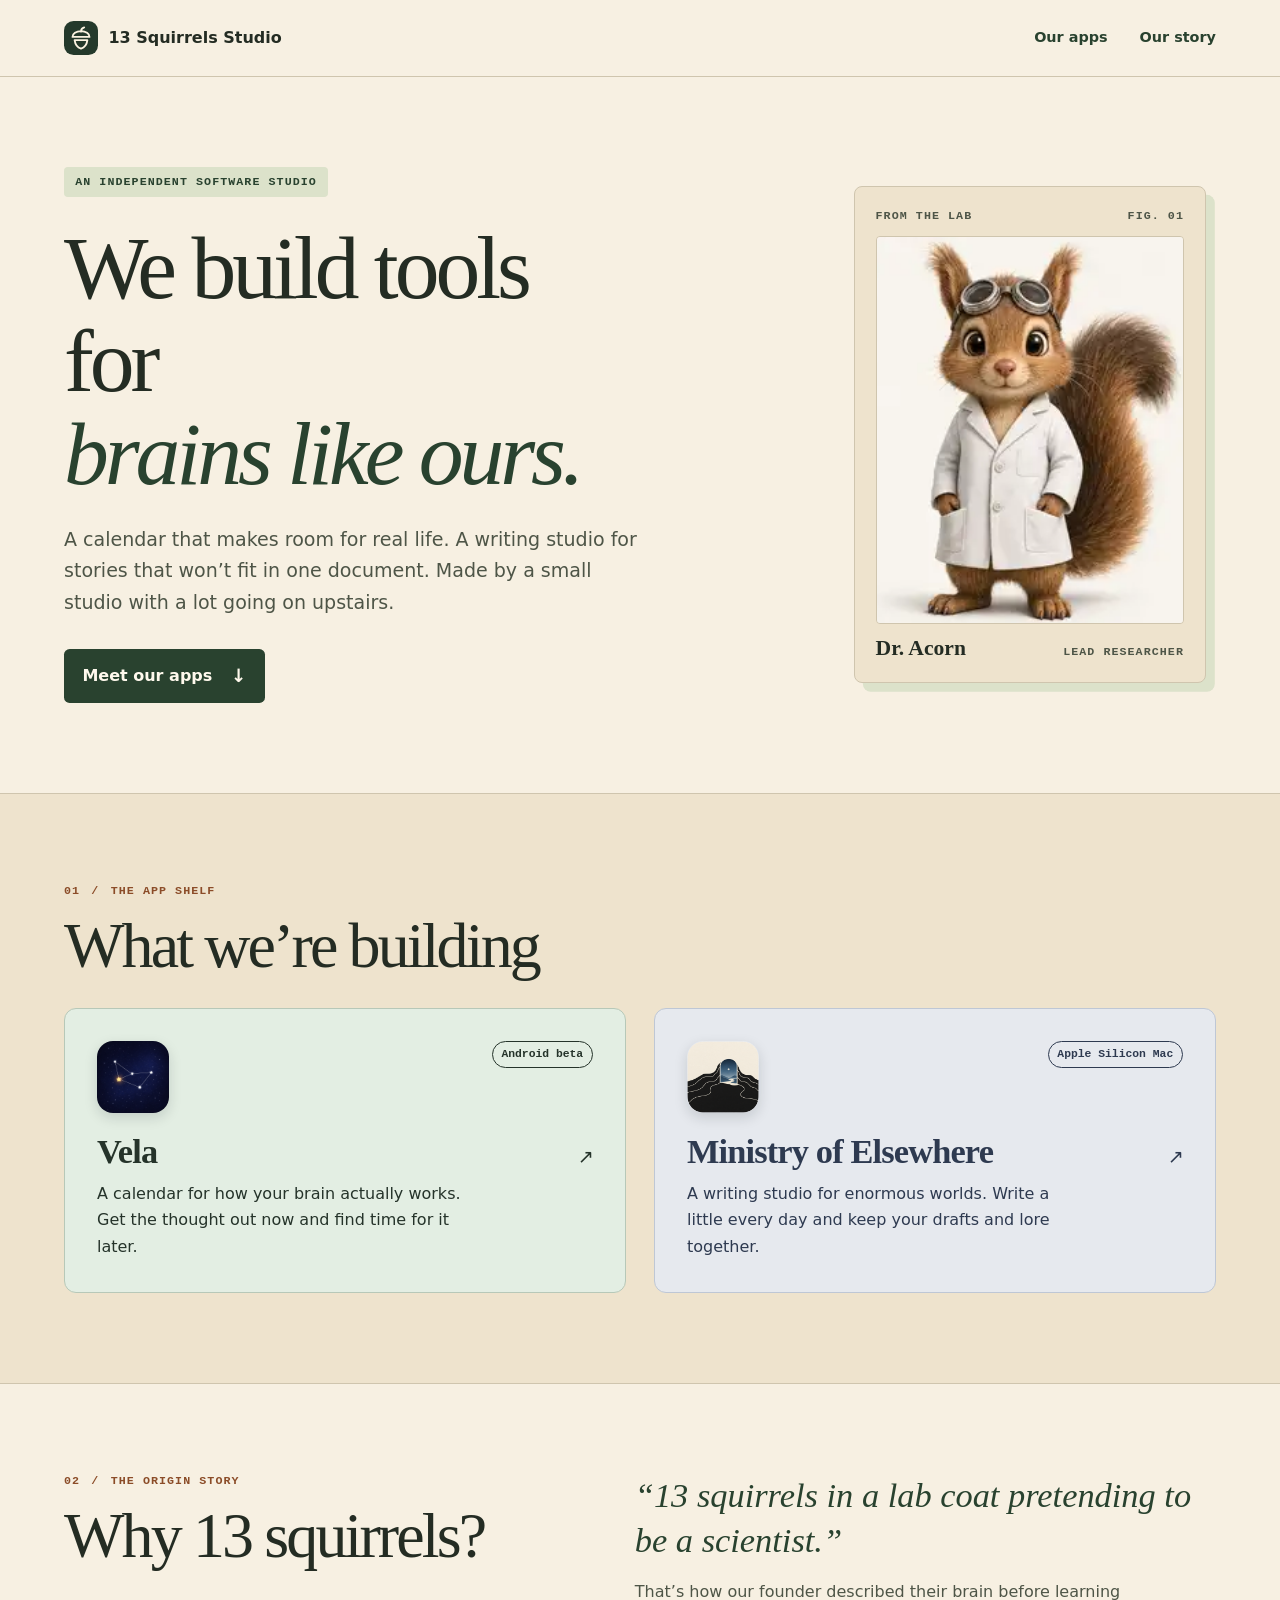
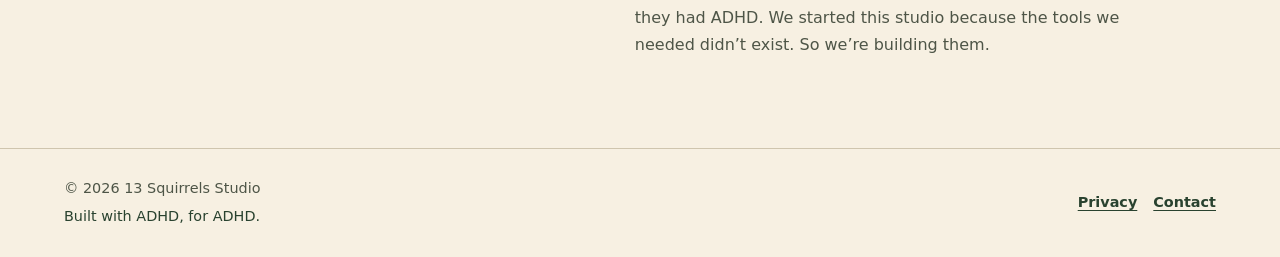
<file: index.html>
<!DOCTYPE html>
<html lang="en">
<head>
  <meta charset="UTF-8">
  <meta name="viewport" content="width=device-width, initial-scale=1.0">
  <meta name="theme-color" content="#f7f0e2">
  <title>13 Squirrels Studio — Tools for brains like ours</title>
  <meta name="description" content="13 Squirrels Studio makes humane tools for daily life and creative work, including Vela and Ministry of Elsewhere.">
  <meta property="og:title" content="13 Squirrels Studio — Tools for brains like ours">
  <meta property="og:description" content="Meet Vela and Ministry of Elsewhere: thoughtful software built for the ways our brains actually work.">
  <meta property="og:type" content="website">
  <meta property="og:url" content="https://13squirrels.netlify.app/">
  <link rel="canonical" href="https://13squirrels.netlify.app/">
  <link rel="icon" href="assets/studio-acorn.svg" type="image/svg+xml">
  <link rel="stylesheet" href="styles.css">
  <script type="application/ld+json">
  {
    "@context": "https://schema.org",
    "@type": "Organization",
    "name": "13 Squirrels Studio",
    "url": "https://13squirrels.netlify.app/",
    "description": "A small software studio building humane tools for daily life and creative work."
  }
  </script>
</head>
<body>
  <a class="skip-link" href="#main">Skip to content</a>
  <header class="site-header">
    <nav class="container site-nav" aria-label="Main navigation">
      <a class="studio-brand" href="./" aria-current="page"><img src="assets/studio-acorn.svg" width="34" height="34" alt=""> 13 Squirrels Studio</a>
      <div class="nav-links">
        <a href="#products">Our apps</a>
        <a href="#about">Our story</a>
      </div>
    </nav>
  </header>

  <main id="main">
    <section class="container studio-hero" aria-labelledby="studio-heading">
      <div>
        <p class="eyebrow hero-label">An independent software studio</p>
        <h1 id="studio-heading">We build tools for <em>brains like ours.</em></h1>
        <p class="hero-copy">A calendar that makes room for real life. A writing studio for stories that won’t fit in one document. Made by a small studio with a lot going on upstairs.</p>
        <a class="studio-button" href="#products">Meet our apps <span aria-hidden="true">↓</span></a>
      </div>
      <figure class="specimen">
        <div class="specimen-heading eyebrow"><span>From the lab</span><span>Fig. 01</span></div>
        <div class="specimen-photo">
          <img src="assets/dr_acorn.webp" alt="Dr. Acorn, a squirrel wearing a lab coat and safety goggles">
        </div>
        <figcaption><strong>Dr. Acorn</strong><span class="eyebrow">Lead researcher</span></figcaption>
      </figure>
    </section>

    <section class="section studio-products" id="products" aria-labelledby="products-heading">
      <div class="container">
        <p class="eyebrow section-label">01 <span> / </span> The app shelf</p>
        <h2 id="products-heading">What we’re building</h2>
        <div class="product-grid">
          <article id="vela" class="product-card product-card-vela">
            <div class="product-top">
              <img src="assets/vela-icon.png" width="72" height="72" alt="">
              <span class="product-status">Android beta</span>
            </div>
            <h3><a href="vela/">Vela<span class="product-arrow" aria-hidden="true">↗</span></a></h3>
            <p>A calendar for how your brain actually works. Get the thought out now and find time for it later.</p>
          </article>
          <article class="product-card product-card-ministry">
            <div class="product-top">
              <img src="assets/ministry-of-elsewhere-icon.png" width="72" height="72" alt="">
              <span class="product-status">Apple Silicon Mac</span>
            </div>
            <h3><a href="ministry-of-elsewhere/">Ministry of Elsewhere<span class="product-arrow" aria-hidden="true">↗</span></a></h3>
            <p>A writing studio for enormous worlds. Write a little every day and keep your drafts and lore together.</p>
          </article>
        </div>
      </div>
    </section>

    <section class="section studio-about" id="about" aria-labelledby="about-heading">
      <div class="container about-layout">
        <div>
          <p class="eyebrow section-label">02 <span> / </span> The origin story</p>
          <h2 id="about-heading">Why 13 squirrels?</h2>
        </div>
        <div class="about-copy">
          <blockquote>“13 squirrels in a lab coat pretending to be a scientist.”</blockquote>
          <p>That’s how our founder described their brain before learning they had ADHD. We started this studio because the tools we needed didn’t exist. So we’re building them.</p>
        </div>
      </div>
    </section>
  </main>

  <footer class="footer studio-footer">
    <div class="container footer-layout">
      <div>
        <p class="footer-copy">© 2026 13 Squirrels Studio</p>
        <p class="footer-tagline">Built with ADHD, for ADHD.</p>
      </div>
      <div class="footer-links">
        <a href="privacy.html">Privacy</a>
        <a href="mailto:hello@13squirrels.com">Contact</a>
      </div>
    </div>
  </footer>
</body>
</html>
</file>
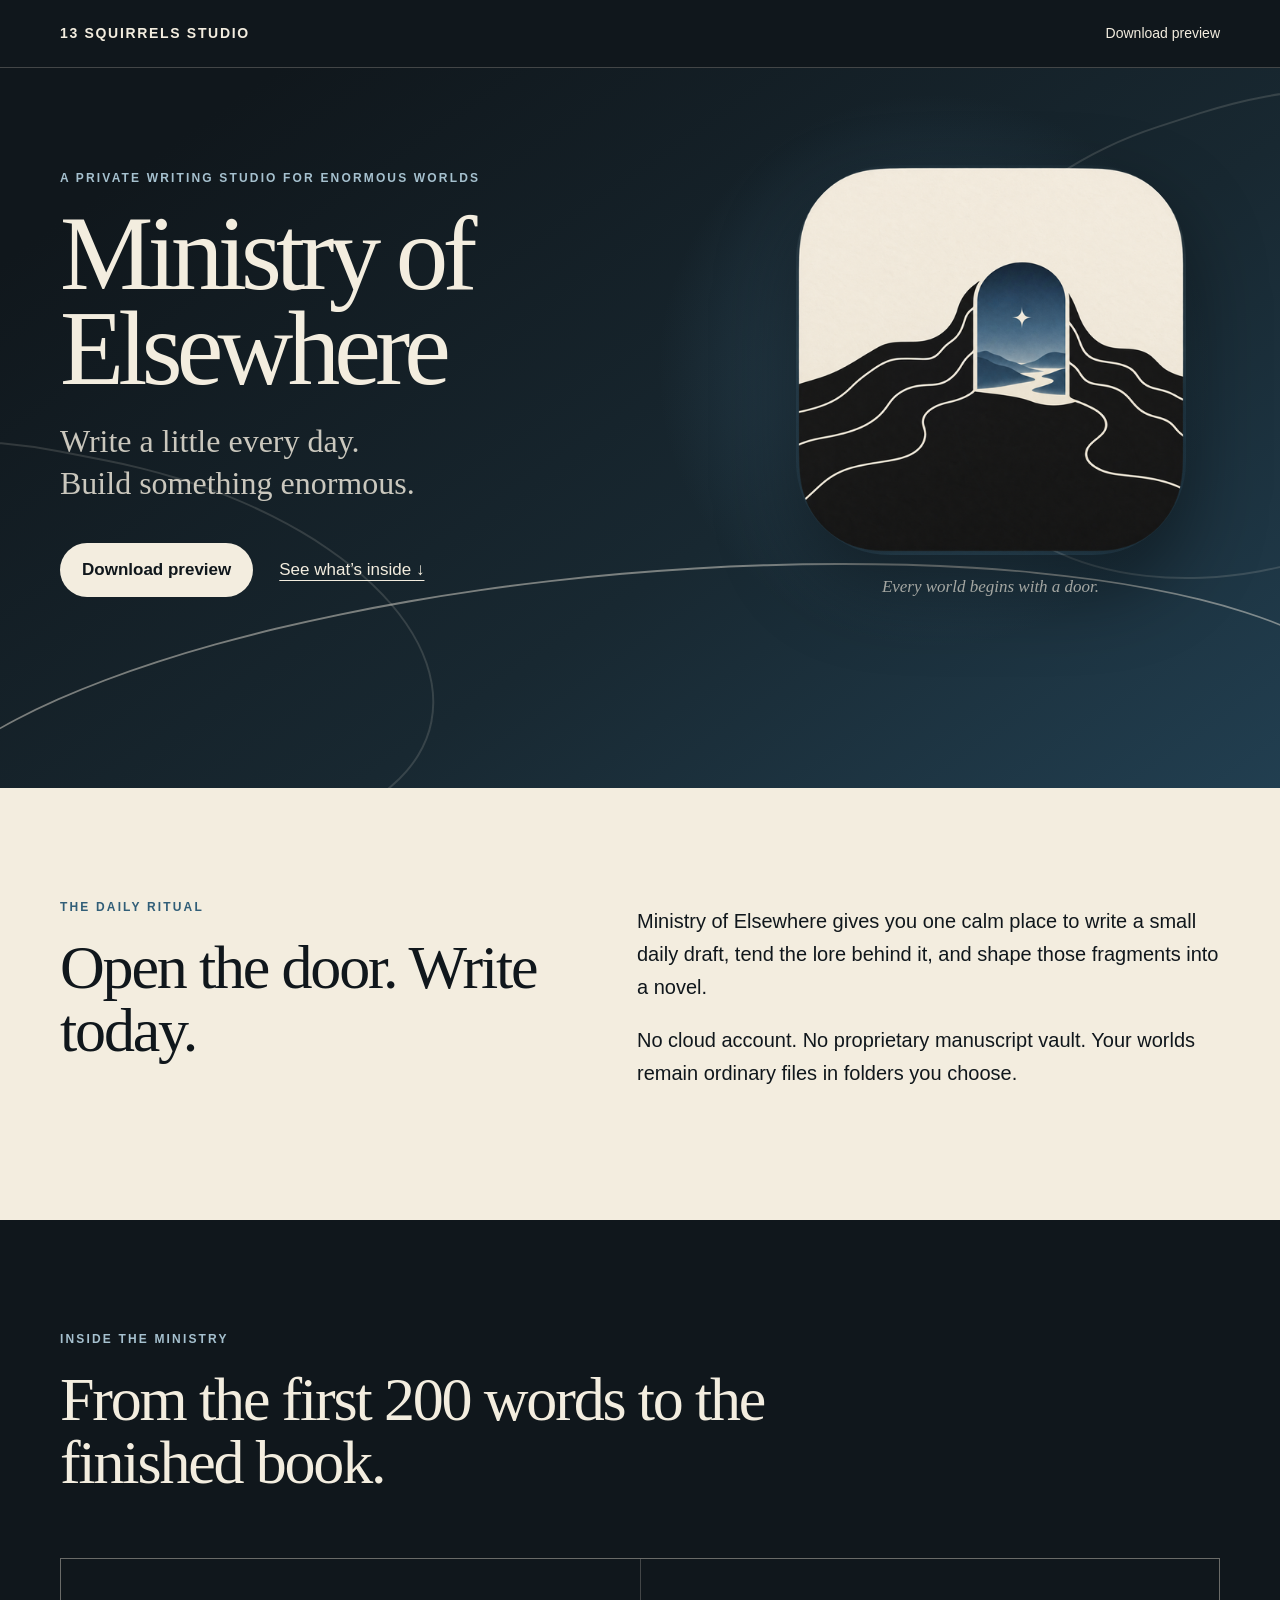
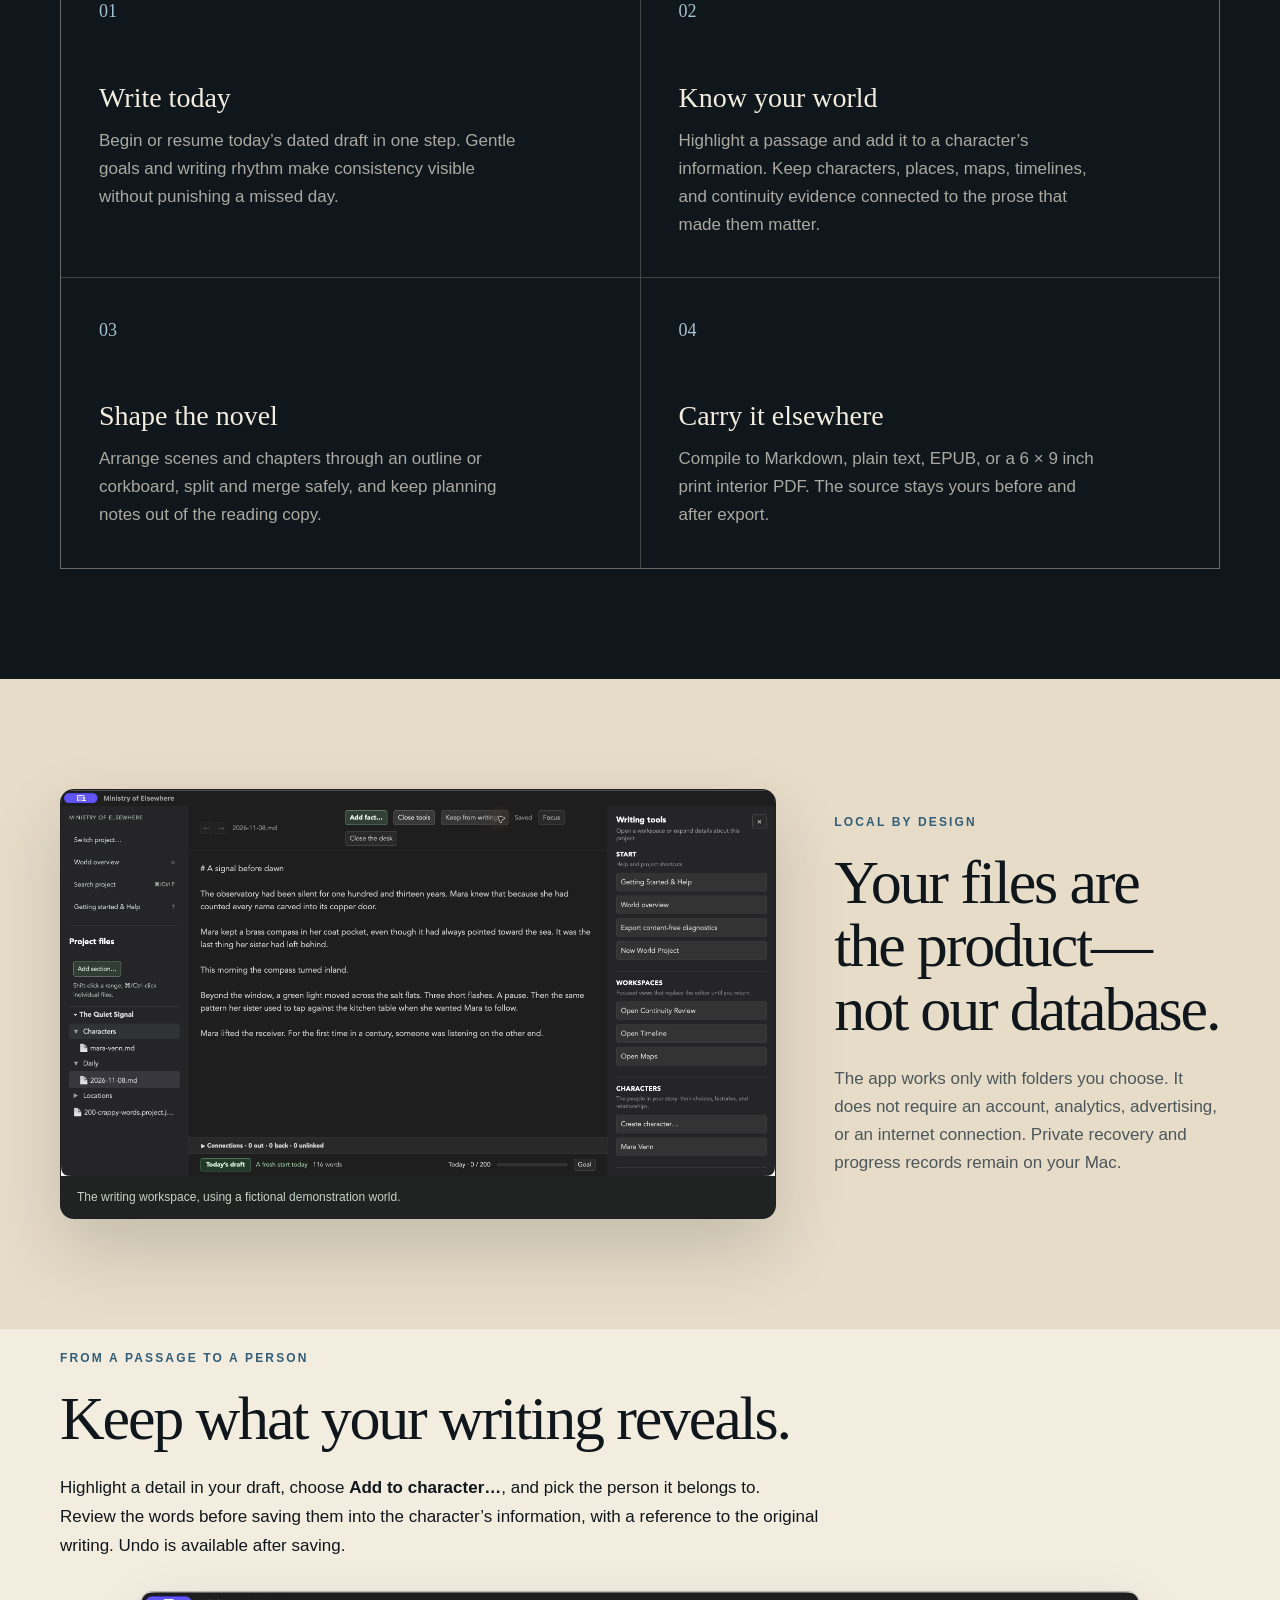
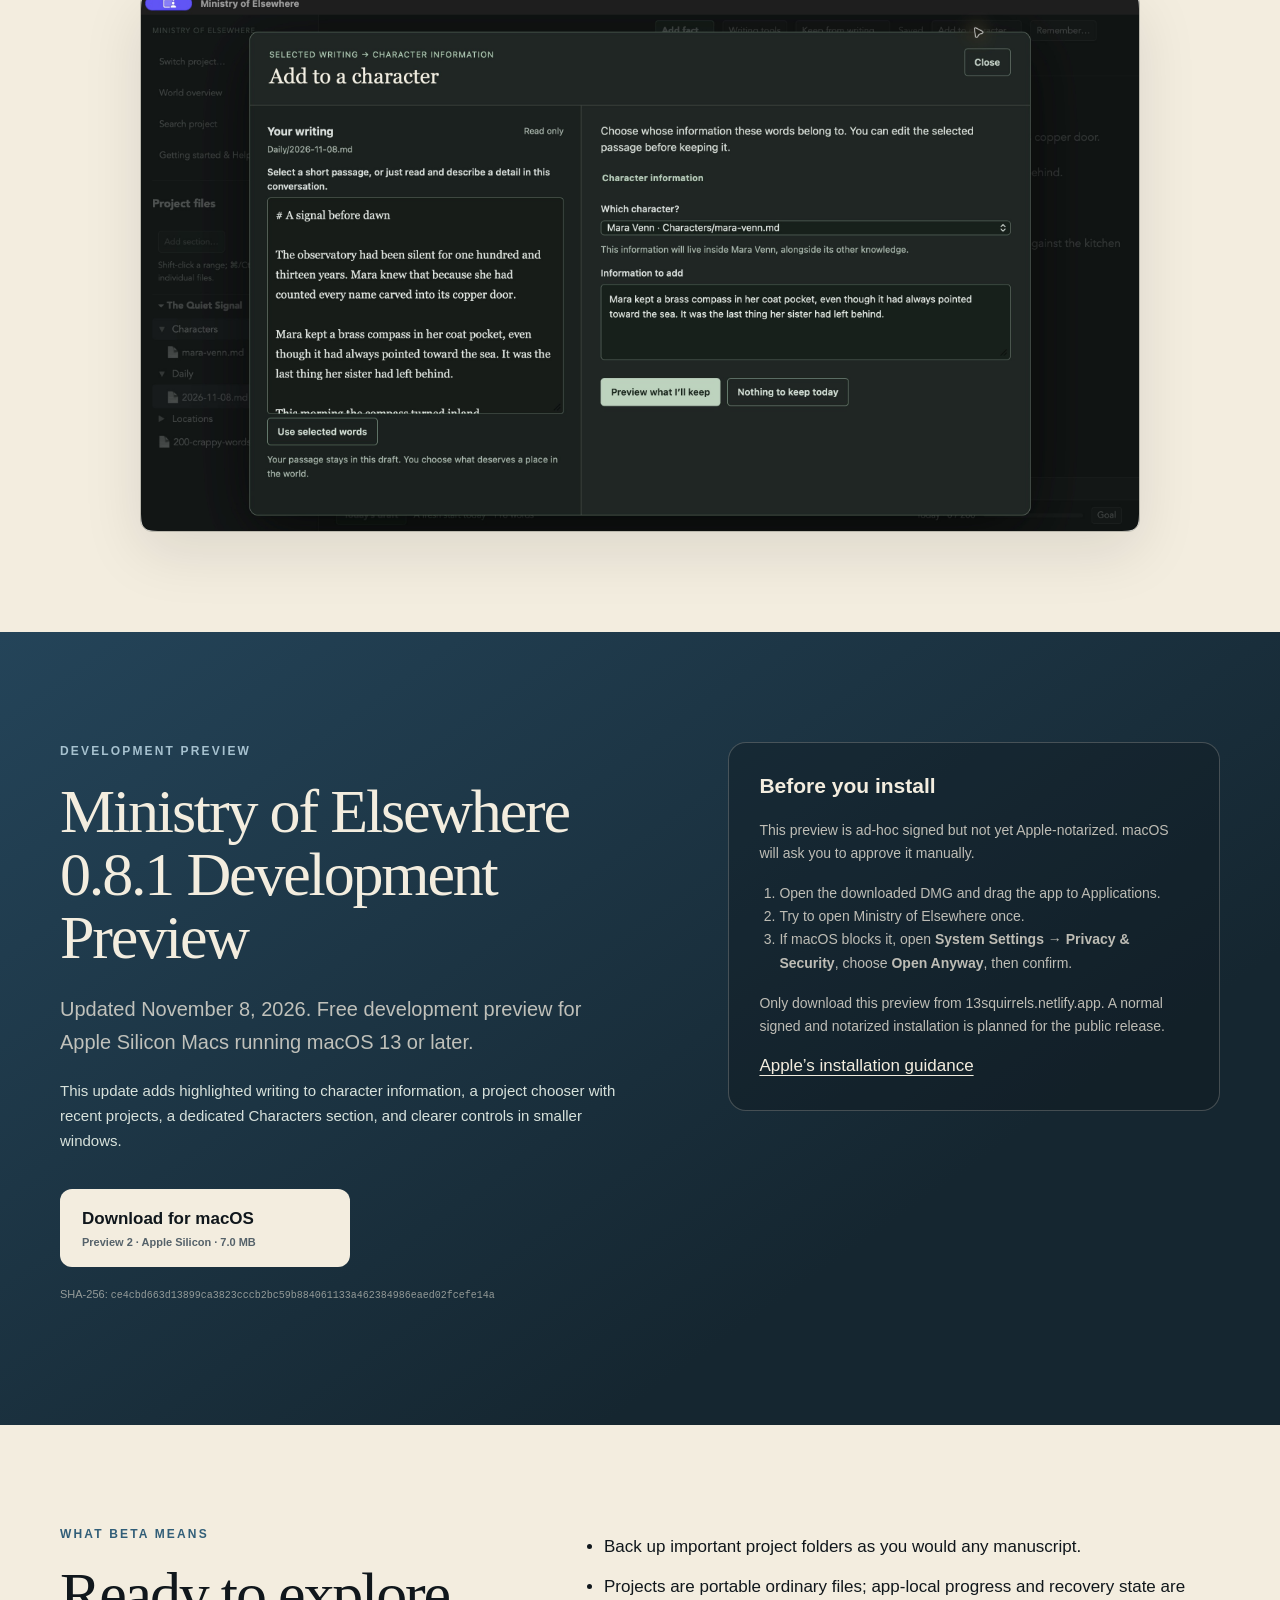
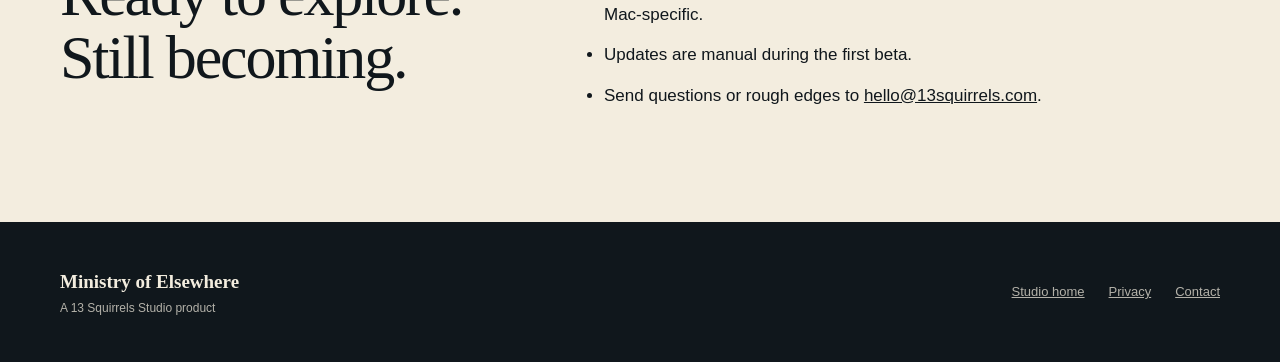
<file: ministry-of-elsewhere/index.html>
<!DOCTYPE html>
<html lang="en">
<head>
  <meta charset="UTF-8">
  <meta name="viewport" content="width=device-width, initial-scale=1.0">
  <title>Ministry of Elsewhere — A writing studio for enormous worlds</title>
  <meta name="description" content="Write a little every day and build something enormous. Ministry of Elsewhere is a private, local-first writing studio for worldbuilders and novelists.">
  <meta property="og:title" content="Ministry of Elsewhere">
  <meta property="og:description" content="Write a little every day. Build something enormous.">
  <meta property="og:type" content="website">
  <meta property="og:url" content="https://13squirrels.netlify.app/ministry-of-elsewhere/">
  <meta property="og:image" content="https://13squirrels.netlify.app/assets/ministry-of-elsewhere-icon.png">
  <meta name="twitter:card" content="summary_large_image">
  <link rel="canonical" href="https://13squirrels.netlify.app/ministry-of-elsewhere/">
  <link rel="icon" href="../assets/ministry-of-elsewhere-icon.png">
  <link rel="stylesheet" href="styles.css">
  <script type="application/ld+json">
  {
    "@context": "https://schema.org",
    "@type": "SoftwareApplication",
    "name": "Ministry of Elsewhere",
    "applicationCategory": "MultimediaApplication",
    "operatingSystem": "macOS 13 or later on Apple Silicon",
    "softwareVersion": "0.8.1 Development Preview",
    "downloadUrl": "https://13squirrels.netlify.app/downloads/Ministry-of-Elsewhere-0.8.1-Preview-2-arm64.dmg",
    "offers": {
      "@type": "Offer",
      "price": "0",
      "priceCurrency": "USD"
    },
    "author": {
      "@type": "Organization",
      "name": "13 Squirrels Studio",
      "url": "https://13squirrels.netlify.app"
    },
    "description": "A calm, local-first writing studio for novelists building imagined worlds."
  }
  </script>
</head>
<body>
  <a class="skip-link" href="#main">Skip to content</a>

  <nav class="site-nav" aria-label="Primary navigation">
    <a class="studio-link" href="../">13 Squirrels Studio</a>
    <a href="#download">Download preview</a>
  </nav>

  <header class="ministry-hero">
    <div class="contour contour-one" aria-hidden="true"></div>
    <div class="contour contour-two" aria-hidden="true"></div>
    <div class="ministry-shell hero-layout">
      <div class="hero-copy">
        <p class="overline">A private writing studio for enormous worlds</p>
        <h1>Ministry of<br>Elsewhere</h1>
        <p class="hero-line">Write a little every day.<br>Build something enormous.</p>
        <div class="hero-actions">
          <a class="button button-primary" href="#download">Download preview</a>
          <a class="text-link" href="#inside">See what’s inside <span aria-hidden="true">↓</span></a>
        </div>
      </div>
      <div class="portal-wrap">
        <img src="../assets/ministry-of-elsewhere-icon.png" alt="A pale doorway opening onto a blue landscape, surrounded by dark cartographic lines" class="portal-icon">
        <p>Every world begins with a door.</p>
      </div>
    </div>
  </header>

  <main id="main">
    <section class="promise-section">
      <div class="ministry-shell promise-grid">
        <div>
          <p class="overline">The daily ritual</p>
          <h2>Open the door. Write today.</h2>
        </div>
        <div class="promise-copy">
          <p>Ministry of Elsewhere gives you one calm place to write a small daily draft, tend the lore behind it, and shape those fragments into a novel.</p>
          <p>No cloud account. No proprietary manuscript vault. Your worlds remain ordinary files in folders you choose.</p>
        </div>
      </div>
    </section>

    <section class="inside-section" id="inside" aria-labelledby="inside-heading">
      <div class="ministry-shell">
        <p class="overline">Inside the Ministry</p>
        <h2 id="inside-heading">From the first 200 words to the finished book.</h2>
        <div class="feature-grid">
          <article>
            <span class="feature-number">01</span>
            <h3>Write today</h3>
            <p>Begin or resume today’s dated draft in one step. Gentle goals and writing rhythm make consistency visible without punishing a missed day.</p>
          </article>
          <article>
            <span class="feature-number">02</span>
            <h3>Know your world</h3>
            <p>Highlight a passage and add it to a character’s information. Keep characters, places, maps, timelines, and continuity evidence connected to the prose that made them matter.</p>
          </article>
          <article>
            <span class="feature-number">03</span>
            <h3>Shape the novel</h3>
            <p>Arrange scenes and chapters through an outline or corkboard, split and merge safely, and keep planning notes out of the reading copy.</p>
          </article>
          <article>
            <span class="feature-number">04</span>
            <h3>Carry it elsewhere</h3>
            <p>Compile to Markdown, plain text, EPUB, or a 6 × 9 inch print interior PDF. The source stays yours before and after export.</p>
          </article>
        </div>
      </div>
    </section>

    <section class="workspace-section" aria-labelledby="workspace-heading">
      <div class="ministry-shell workspace-card">
        <figure class="workspace-window workspace-screenshot">
          <a href="../assets/ministry-writing-studio.jpg"><img src="../assets/ministry-writing-studio.jpg" width="2816" height="1522" loading="lazy" alt="Ministry of Elsewhere showing a daily draft beside character and world folders in The Quiet Signal demonstration project"></a>
          <figcaption>The writing workspace, using a fictional demonstration world.</figcaption>
        </figure>
        <div class="workspace-copy">
          <p class="overline">Local by design</p>
          <h2 id="workspace-heading">Your files are the product—not our database.</h2>
          <p>The app works only with folders you choose. It does not require an account, analytics, advertising, or an internet connection. Private recovery and progress records remain on your Mac.</p>
        </div>
      </div>
    </section>

    <section class="character-section" aria-labelledby="character-heading">
      <div class="ministry-shell">
        <p class="overline">From a passage to a person</p>
        <h2 id="character-heading">Keep what your writing reveals.</h2>
        <p>Highlight a detail in your draft, choose <strong>Add to character…</strong>, and pick the person it belongs to. Review the words before saving them into the character’s information, with a reference to the original writing. Undo is available after saving.</p>
        <a href="../assets/ministry-character-information.jpg"><img class="character-screenshot" src="../assets/ministry-character-information.jpg" width="2816" height="1522" loading="lazy" alt="The Add to a character conversation, with highlighted writing prefilled for Mara Venn and a preview before saving"></a>
      </div>
    </section>

    <section class="download-section" id="download" aria-labelledby="download-heading">
      <div class="ministry-shell download-card">
        <div>
          <p class="overline">Development preview</p>
          <h2 id="download-heading">Ministry of Elsewhere 0.8.1 Development Preview</h2>
          <p class="download-lede">Updated November 8, 2026. Free development preview for Apple Silicon Macs running macOS 13 or later.</p>
          <p class="release-notes">This update adds highlighted writing to character information, a project chooser with recent projects, a dedicated Characters section, and clearer controls in smaller windows.</p>
          <a class="button button-download" href="../downloads/Ministry-of-Elsewhere-0.8.1-Preview-2-arm64.dmg" download>
            Download for macOS
            <small>Preview 2 · Apple Silicon · 7.0 MB</small>
          </a>
          <p class="checksum">SHA-256: <code>ce4cbd663d13899ca3823cccb2bc59b884061133a462384986eaed02fcefe14a</code></p>
        </div>
        <aside class="preview-notice" aria-labelledby="preview-heading">
          <h3 id="preview-heading">Before you install</h3>
          <p>This preview is ad-hoc signed but not yet Apple-notarized. macOS will ask you to approve it manually.</p>
          <ol>
            <li>Open the downloaded DMG and drag the app to Applications.</li>
            <li>Try to open Ministry of Elsewhere once.</li>
            <li>If macOS blocks it, open <strong>System Settings → Privacy &amp; Security</strong>, choose <strong>Open Anyway</strong>, then confirm.</li>
          </ol>
          <p>Only download this preview from 13squirrels.netlify.app. A normal signed and notarized installation is planned for the public release.</p>
          <a href="https://support.apple.com/guide/mac-help/open-a-mac-app-from-an-unidentified-developer-mh40616/mac" rel="external">Apple’s installation guidance</a>
        </aside>
      </div>
    </section>

    <section class="beta-notes" aria-labelledby="beta-heading">
      <div class="ministry-shell notes-grid">
        <div>
          <p class="overline">What beta means</p>
          <h2 id="beta-heading">Ready to explore. Still becoming.</h2>
        </div>
        <ul>
          <li>Back up important project folders as you would any manuscript.</li>
          <li>Projects are portable ordinary files; app-local progress and recovery state are Mac-specific.</li>
          <li>Updates are manual during the first beta.</li>
          <li>Send questions or rough edges to <a href="mailto:hello@13squirrels.com">hello@13squirrels.com</a>.</li>
        </ul>
      </div>
    </section>
  </main>

  <footer class="ministry-footer">
    <div class="ministry-shell footer-inner">
      <div>
        <strong>Ministry of Elsewhere</strong>
        <span>A 13 Squirrels Studio product</span>
      </div>
      <nav aria-label="Footer navigation">
        <a href="../">Studio home</a>
        <a href="../privacy.html">Privacy</a>
        <a href="mailto:hello@13squirrels.com">Contact</a>
      </nav>
    </div>
  </footer>
</body>
</html>
</file>
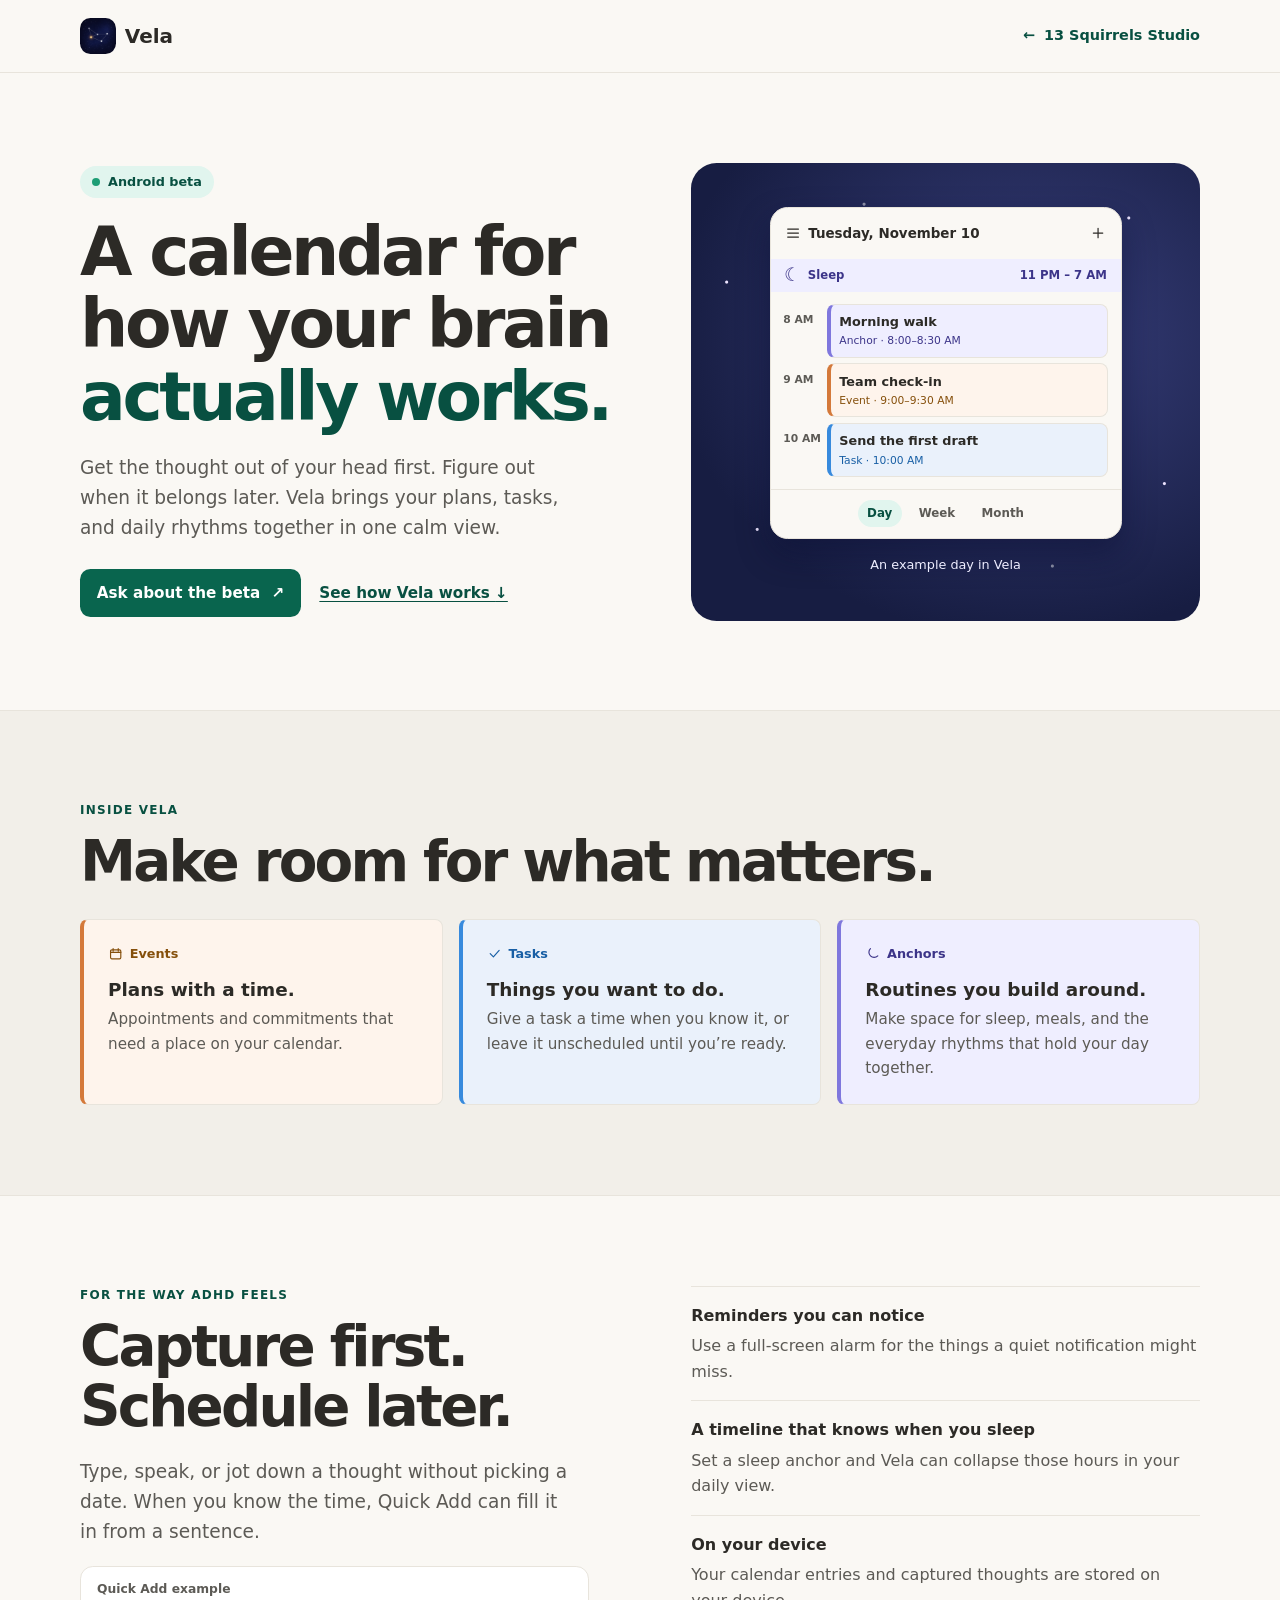
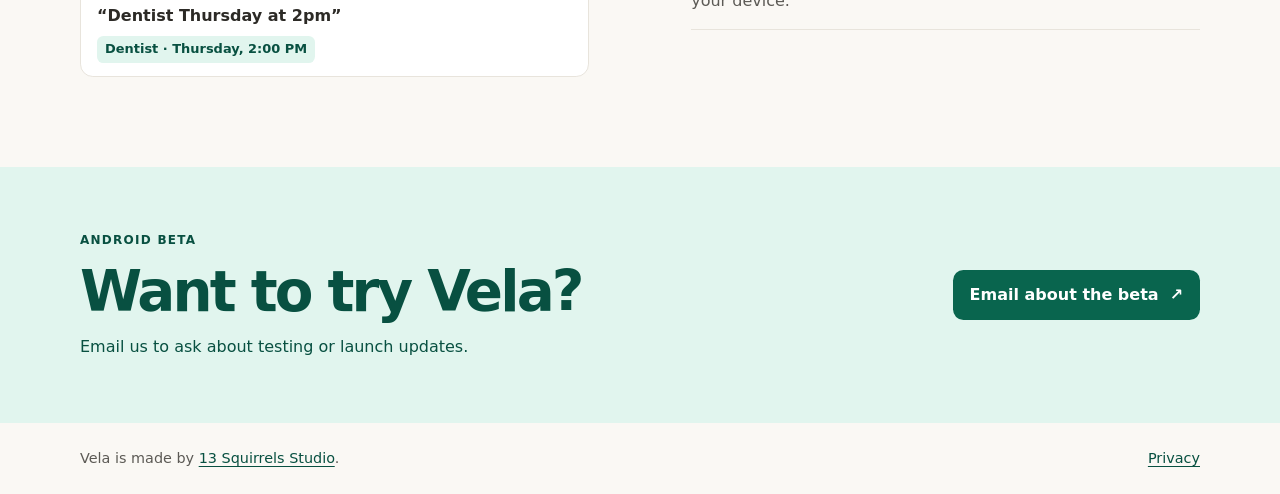
<file: vela/index.html>
<!DOCTYPE html>
<html lang="en">
<head>
  <meta charset="UTF-8">
  <meta name="viewport" content="width=device-width, initial-scale=1.0">
  <meta name="theme-color" content="#faf8f4">
  <title>Vela — A calendar for how your brain actually works</title>
  <meta name="description" content="Capture first, schedule later. Vela is an ADHD-friendly calendar for Android, with flexible tasks, daily anchors, and reminders you can notice.">
  <meta property="og:title" content="Vela — A calendar for how your brain actually works">
  <meta property="og:description" content="Capture first, schedule later. Make room for the way your day actually goes.">
  <meta property="og:type" content="website">
  <meta property="og:url" content="https://13squirrels.netlify.app/vela/">
  <meta property="og:image" content="https://13squirrels.netlify.app/assets/vela-icon.png">
  <link rel="canonical" href="https://13squirrels.netlify.app/vela/">
  <link rel="icon" href="../assets/vela-icon.png" type="image/png">
  <link rel="stylesheet" href="styles.css">
  <script type="application/ld+json">
  {
    "@context": "https://schema.org",
    "@type": "SoftwareApplication",
    "name": "Vela",
    "applicationCategory": "ProductivityApplication",
    "operatingSystem": "Android",
    "author": {
      "@type": "Organization",
      "name": "13 Squirrels Studio",
      "url": "https://13squirrels.netlify.app/"
    }
  }
  </script>
</head>
<body>
  <a class="skip-link" href="#main">Skip to content</a>
  <header class="site-header">
    <nav class="shell nav" aria-label="Main navigation">
      <a class="vela-brand" href="./" aria-current="page"><img src="../assets/vela-icon.png" width="36" height="36" alt=""> Vela</a>
      <a class="studio-link" href="../"><span aria-hidden="true">←</span> 13 Squirrels Studio</a>
    </nav>
  </header>

  <main id="main">
    <section class="shell hero" aria-labelledby="vela-heading">
      <div class="hero-content">
        <p class="status"><span aria-hidden="true"></span> Android beta</p>
        <h1 id="vela-heading">A calendar for how your brain <em>actually works.</em></h1>
        <p class="intro">Get the thought out of your head first. Figure out when it belongs later. Vela brings your plans, tasks, and daily rhythms together in one calm view.</p>
        <div class="hero-links">
          <a class="button" href="#waitlist">Ask about the beta <span aria-hidden="true">↗</span></a>
          <a href="#inside">See how Vela works <span aria-hidden="true">↓</span></a>
        </div>
      </div>

      <figure class="preview" aria-labelledby="preview-label">
        <div class="app-preview">
          <div class="app-header">
            <span class="app-date">
              <svg aria-hidden="true" viewBox="0 0 24 24"><path d="M4 6h16M4 12h16M4 18h16"/></svg>
              Tuesday, November 10
            </span>
            <svg aria-hidden="true" viewBox="0 0 24 24"><path d="M12 5v14M5 12h14"/></svg>
          </div>
          <p class="sleep-bar"><span aria-hidden="true">☾</span> Sleep <span>11 PM – 7 AM</span></p>
          <ol class="timeline">
            <li>
              <time datetime="08:00">8 AM</time>
              <div class="entry entry-anchor"><strong>Morning walk</strong><span>Anchor · 8:00–8:30 AM</span></div>
            </li>
            <li>
              <time datetime="09:00">9 AM</time>
              <div class="entry entry-event"><strong>Team check-in</strong><span>Event · 9:00–9:30 AM</span></div>
            </li>
            <li>
              <time datetime="10:00">10 AM</time>
              <div class="entry entry-task"><strong>Send the first draft</strong><span>Task · 10:00 AM</span></div>
            </li>
          </ol>
          <div class="app-tabs"><span class="app-tab-current">Day</span><span>Week</span><span>Month</span></div>
        </div>
        <figcaption id="preview-label">An example day in Vela</figcaption>
      </figure>
    </section>

    <section class="section building-blocks" id="inside" aria-labelledby="inside-heading">
      <div class="shell">
        <p class="eyebrow">Inside Vela</p>
        <h2 id="inside-heading">Make room for what matters.</h2>
        <div class="entry-grid">
          <article class="entry entry-event">
            <span class="entry-label"><svg aria-hidden="true" viewBox="0 0 24 24"><rect x="4" y="6" width="16" height="14" rx="2"/><path d="M8 4v4m8-4v4M4 10h16"/></svg> Events</span>
            <h3>Plans with a time.</h3>
            <p>Appointments and commitments that need a place on your calendar.</p>
          </article>
          <article class="entry entry-task">
            <span class="entry-label"><svg aria-hidden="true" viewBox="0 0 24 24"><path d="m5 12 5 5 9-10"/></svg> Tasks</span>
            <h3>Things you want to do.</h3>
            <p>Give a task a time when you know it, or leave it unscheduled until you’re ready.</p>
          </article>
          <article class="entry entry-anchor">
            <span class="entry-label"><svg aria-hidden="true" viewBox="0 0 24 24"><path d="M20 15.5A8 8 0 0 1 8.5 4 8 8 0 1 0 20 15.5Z"/></svg> Anchors</span>
            <h3>Routines you build around.</h3>
            <p>Make space for sleep, meals, and the everyday rhythms that hold your day together.</p>
          </article>
        </div>
      </div>
    </section>

    <section class="section shell features" aria-labelledby="features-heading">
      <div>
        <p class="eyebrow">For the way ADHD feels</p>
        <h2 id="features-heading">Capture first.<br>Schedule later.</h2>
        <p class="feature-intro">Type, speak, or jot down a thought without picking a date. When you know the time, Quick Add can fill it in from a sentence.</p>
        <figure class="quick-example">
          <figcaption>Quick Add example</figcaption>
          <p>“Dentist Thursday at 2pm”</p>
          <span class="quick-result">Dentist <span aria-hidden="true">·</span> Thursday, 2:00 PM</span>
        </figure>
      </div>
      <dl class="feature-list">
        <div>
          <dt>Reminders you can notice</dt>
          <dd>Use a full-screen alarm for the things a quiet notification might miss.</dd>
        </div>
        <div>
          <dt>A timeline that knows when you sleep</dt>
          <dd>Set a sleep anchor and Vela can collapse those hours in your daily view.</dd>
        </div>
        <div>
          <dt>On your device</dt>
          <dd>Your calendar entries and captured thoughts are stored on your device.</dd>
        </div>
      </dl>
    </section>

    <section class="beta-section" id="waitlist" aria-labelledby="beta-heading">
      <div class="shell beta-layout">
        <div>
          <p class="eyebrow">Android beta</p>
          <h2 id="beta-heading">Want to try Vela?</h2>
          <p>Email us to ask about testing or launch updates.</p>
        </div>
        <a class="button" href="mailto:hello@13squirrels.com?subject=Vela%20Android%20beta">Email about the beta <span aria-hidden="true">↗</span></a>
      </div>
    </section>
  </main>

  <footer class="shell footer">
    <p>Vela is made by <a href="../">13 Squirrels Studio</a>.</p>
    <a href="../privacy.html#vela-data">Privacy</a>
  </footer>
</body>
</html>
</file>
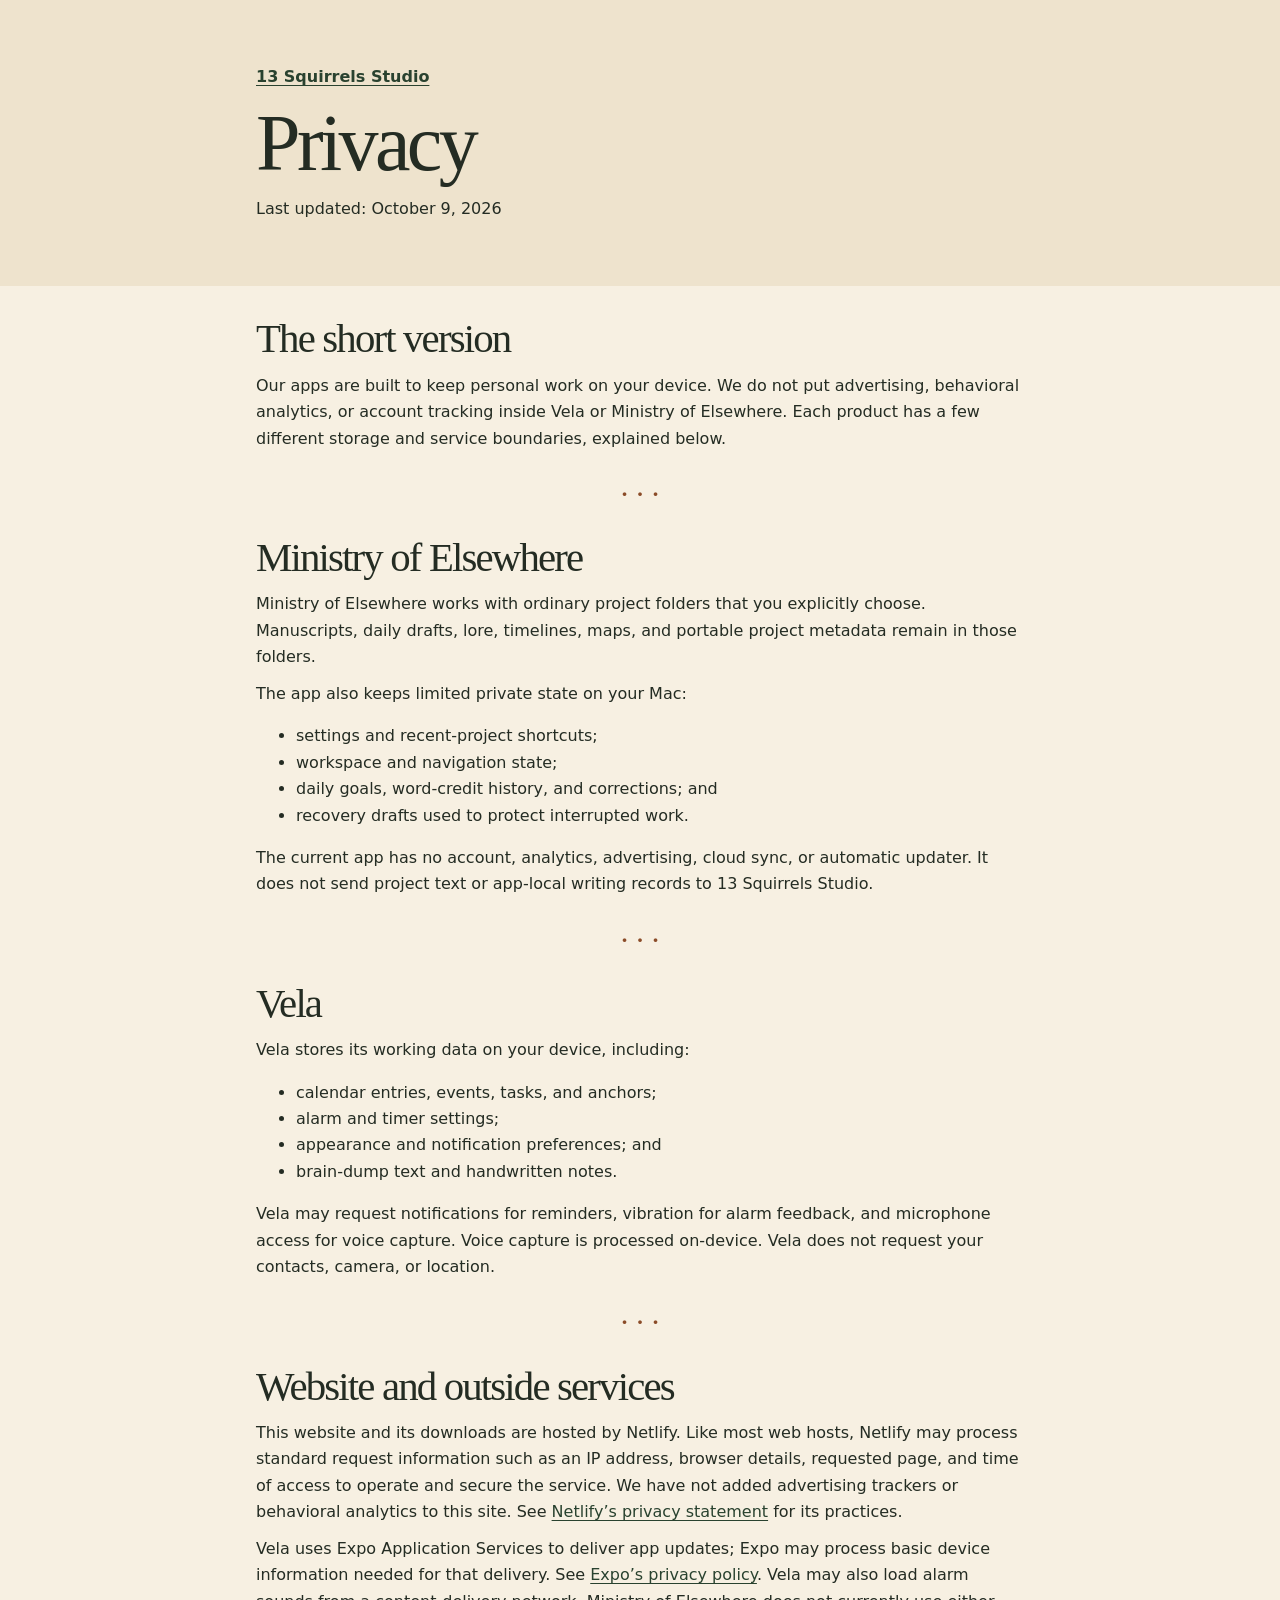
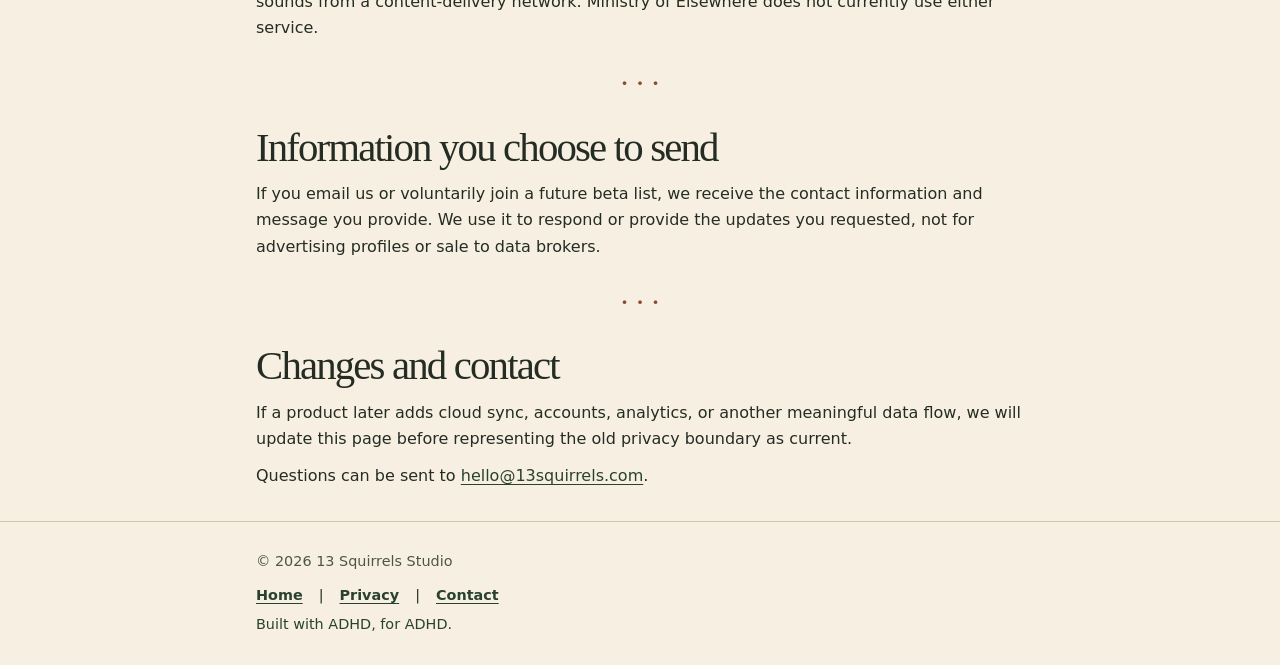
<file: privacy.html>
<!DOCTYPE html>
<html lang="en">
<head>
  <meta charset="UTF-8">
  <meta name="viewport" content="width=device-width, initial-scale=1.0">
  <title>Privacy — 13 Squirrels Studio</title>
  <meta name="description" content="Privacy information for 13 Squirrels Studio, Vela, and Ministry of Elsewhere.">
  <meta property="og:title" content="Privacy — 13 Squirrels Studio">
  <meta property="og:description" content="Our apps are local-first and do not use advertising or behavioral analytics.">
  <meta property="og:type" content="website">
  <meta property="og:url" content="https://13squirrels.netlify.app/privacy">
  <link rel="canonical" href="https://13squirrels.netlify.app/privacy">
  <link rel="icon" href="assets/studio-acorn.svg" type="image/svg+xml">
  <link rel="stylesheet" href="styles.css">
</head>
<body class="policy">
  <a class="skip-link" href="#main">Skip to content</a>

  <header class="hero" id="top">
    <div class="container">
      <a class="wordmark" href="index.html">13 Squirrels Studio</a>
      <h1 class="tagline">Privacy</h1>
      <p>Last updated: October 9, 2026</p>
    </div>
  </header>

  <main id="main">
    <section class="section" aria-labelledby="short-version">
      <div class="container">
        <h2 id="short-version">The short version</h2>
        <p>
          Our apps are built to keep personal work on your device. We do not put advertising,
          behavioral analytics, or account tracking inside Vela or Ministry of Elsewhere.
          Each product has a few different storage and service boundaries, explained below.
        </p>
      </div>
    </section>

    <div class="divider" aria-hidden="true"><span>•</span><span>•</span><span>•</span></div>

    <section class="section" aria-labelledby="ministry-data">
      <div class="container">
        <h2 id="ministry-data">Ministry of Elsewhere</h2>
        <p>
          Ministry of Elsewhere works with ordinary project folders that you explicitly choose.
          Manuscripts, daily drafts, lore, timelines, maps, and portable project metadata remain
          in those folders.
        </p>
        <p>The app also keeps limited private state on your Mac:</p>
        <ul>
          <li>settings and recent-project shortcuts;</li>
          <li>workspace and navigation state;</li>
          <li>daily goals, word-credit history, and corrections; and</li>
          <li>recovery drafts used to protect interrupted work.</li>
        </ul>
        <p>
          The current app has no account, analytics, advertising, cloud sync, or automatic updater.
          It does not send project text or app-local writing records to 13 Squirrels Studio.
        </p>
      </div>
    </section>

    <div class="divider" aria-hidden="true"><span>•</span><span>•</span><span>•</span></div>

    <section class="section" aria-labelledby="vela-data">
      <div class="container">
        <h2 id="vela-data">Vela</h2>
        <p>Vela stores its working data on your device, including:</p>
        <ul>
          <li>calendar entries, events, tasks, and anchors;</li>
          <li>alarm and timer settings;</li>
          <li>appearance and notification preferences; and</li>
          <li>brain-dump text and handwritten notes.</li>
        </ul>
        <p>
          Vela may request notifications for reminders, vibration for alarm feedback, and microphone
          access for voice capture. Voice capture is processed on-device. Vela does not request your
          contacts, camera, or location.
        </p>
      </div>
    </section>

    <div class="divider" aria-hidden="true"><span>•</span><span>•</span><span>•</span></div>

    <section class="section" aria-labelledby="services">
      <div class="container">
        <h2 id="services">Website and outside services</h2>
        <p>
          This website and its downloads are hosted by Netlify. Like most web hosts, Netlify may
          process standard request information such as an IP address, browser details, requested
          page, and time of access to operate and secure the service. We have not added advertising
          trackers or behavioral analytics to this site. See
          <a href="https://www.netlify.com/privacy/">Netlify’s privacy statement</a> for its practices.
        </p>
        <p>
          Vela uses Expo Application Services to deliver app updates; Expo may process basic device
          information needed for that delivery. See <a href="https://expo.dev/privacy">Expo’s privacy policy</a>.
          Vela may also load alarm sounds from a content-delivery network. Ministry of Elsewhere does
          not currently use either service.
        </p>
      </div>
    </section>

    <div class="divider" aria-hidden="true"><span>•</span><span>•</span><span>•</span></div>

    <section class="section" aria-labelledby="contact-data">
      <div class="container">
        <h2 id="contact-data">Information you choose to send</h2>
        <p>
          If you email us or voluntarily join a future beta list, we receive the contact information
          and message you provide. We use it to respond or provide the updates you requested, not for
          advertising profiles or sale to data brokers.
        </p>
      </div>
    </section>

    <div class="divider" aria-hidden="true"><span>•</span><span>•</span><span>•</span></div>

    <section class="section" aria-labelledby="changes">
      <div class="container">
        <h2 id="changes">Changes and contact</h2>
        <p>
          If a product later adds cloud sync, accounts, analytics, or another meaningful data flow,
          we will update this page before representing the old privacy boundary as current.
        </p>
        <p>
          Questions can be sent to <a href="mailto:hello@13squirrels.com">hello@13squirrels.com</a>.
        </p>
      </div>
    </section>
  </main>

  <footer class="footer">
    <div class="container">
      <p class="footer-copy">© 2026 13 Squirrels Studio</p>
      <p class="footer-links">
        <a href="index.html">Home</a>
        <span aria-hidden="true">|</span>
        <a href="privacy.html" aria-current="page">Privacy</a>
        <span aria-hidden="true">|</span>
        <a href="mailto:hello@13squirrels.com">Contact</a>
      </p>
      <p class="footer-tagline">Built with ADHD, for ADHD.</p>
    </div>
  </footer>
</body>
</html>
</file>
<file: styles.css>
:root {
  color-scheme: light dark;
  --paper: #f7f0e2;
  --paper-deep: #eee3cd;
  --ink: #242c23;
  --muted: #4e5547;
  --rule: #cfc5ae;
  --forest: #29422f;
  --moss: #dce2ca;
  --ochre: #8b4c28;
  --display: Georgia, "Times New Roman", serif;
  --sans: system-ui, -apple-system, "Segoe UI", sans-serif;
  --mono: ui-monospace, "SFMono-Regular", Consolas, monospace;
  --gutter: clamp(1.25rem, 5vw, 4rem);
}

*, *::before, *::after { box-sizing: border-box; }
body { margin: 0; background: var(--paper); color: var(--ink); font: 1rem/1.65 var(--sans); }
.container { width: min(100% - 2 * var(--gutter), 72rem); margin-inline: auto; }
h1, h2, h3, p, figure, blockquote { margin: 0; }
h1, h2 { font-family: var(--display); font-weight: 400; line-height: 1.04; letter-spacing: -.045em; }
h2 { font-size: clamp(2.35rem, 5vw, 4.15rem); }
a { color: var(--forest); text-underline-offset: .2em; }
:focus-visible { outline: 3px solid var(--ochre); outline-offset: 5px; }
.skip-link { position: absolute; z-index: 2; left: 1rem; top: 1rem; padding: .65rem 1rem; background: var(--paper); transform: translateY(-200%); }
.skip-link:focus { transform: none; }
.section { padding-block: clamp(3.5rem, 7vw, 6rem); }
.eyebrow { font: 700 .73rem/1.4 var(--mono); letter-spacing: .09em; text-transform: uppercase; }

.site-header { border-bottom: 1px solid var(--rule); }
.site-nav, .footer-layout { display: flex; justify-content: space-between; align-items: center; gap: 1rem 2rem; flex-wrap: wrap; }
.site-nav { min-height: 4.75rem; padding-block: .75rem; }
.site-nav a { text-decoration: none; }
.site-nav a:hover, .footer-links a:hover { text-decoration: underline; }
.studio-brand { display: inline-flex; align-items: center; gap: .65rem; font-weight: 750; color: var(--ink); }
.studio-brand img { flex: none; }
.nav-links { display: flex; flex-wrap: wrap; gap: .5rem clamp(.9rem, 3vw, 2rem); font-size: .9rem; font-weight: 650; }
.nav-links a { display: inline-flex; align-items: center; min-height: 2.75rem; }

.studio-hero { display: grid; grid-template-columns: minmax(0, 1fr) minmax(16rem, .55fr); align-items: center; gap: clamp(2rem, 8vw, 7rem); padding-block: clamp(3rem, 7vw, 6.25rem); }
.hero-label { display: inline-block; padding: .45rem .7rem; margin-bottom: 1.45rem; color: var(--forest); background: var(--moss); border-radius: .25rem; }
.studio-hero h1 { font-size: clamp(3.3rem, 7vw, 6.6rem); max-width: 12ch; }
.studio-hero em { display: block; color: var(--forest); }
.hero-copy { max-width: 37rem; margin-block: 1.5rem 1.9rem; color: var(--muted); font-size: clamp(1rem, 1.6vw, 1.19rem); }
.studio-button { display: inline-flex; align-items: center; gap: 1.15rem; padding: .75rem 1.15rem; border-radius: .35rem; color: #fff9ed; background: #29422f; text-decoration: none; font-weight: 700; }
.studio-button:hover { background: #395842; }
.studio-button span { font-size: 1.15rem; }

.specimen { width: min(100%, 22rem); justify-self: center; padding: clamp(.85rem, 2vw, 1.3rem); border: 1px solid var(--rule); border-radius: .5rem; background: var(--paper-deep); box-shadow: .55rem .55rem 0 var(--moss); }
.specimen-heading, .specimen figcaption { display: flex; flex-wrap: wrap; justify-content: space-between; align-items: baseline; gap: .4rem .65rem; }
.specimen-heading, .specimen figcaption span { color: var(--muted); }
.specimen-photo { position: relative; aspect-ratio: 317 / 398; overflow: hidden; margin-block: .75rem; border: 1px solid var(--rule); border-radius: .25rem; }
.specimen-photo img { position: absolute; width: 323.03%; max-width: none; height: auto; left: -56.78%; top: -7.29%; }
.specimen figcaption strong { font: 700 1.35rem/1.2 var(--display); }

.studio-products { border-block: 1px solid var(--rule); background: var(--paper-deep); }
.section-label { color: var(--ochre); margin-bottom: .85rem; }
.section-label span { margin-inline: .2rem; }
.product-grid { display: grid; grid-template-columns: repeat(2, minmax(0, 1fr)); gap: clamp(1rem, 3vw, 1.75rem); margin-top: 1.75rem; }
.product-card { position: relative; min-width: 0; padding: clamp(1.15rem, 3vw, 2rem); border: 1px solid #b7c8b8; border-radius: .75rem; color: #25332a; background: #e3eee3; }
.product-card-ministry { background: #e6e9ee; color: #2e3a50; border-color: #bec7d5; }
.product-card:hover { border-color: currentColor; }
.product-top { display: flex; flex-wrap: wrap; justify-content: space-between; align-items: flex-start; gap: .75rem; margin-bottom: 1.2rem; }
.product-top img { border-radius: 1rem; box-shadow: 0 .3rem .8rem #0d192325; }
.product-status { padding: .3rem .55rem; border: 1px solid currentColor; border-radius: 5rem; font: 650 .71rem/1.4 var(--mono); }
.product-card h3 { font: 700 clamp(1.6rem, 3vw, 2.15rem)/1.15 var(--display); letter-spacing: -.025em; }
.product-card h3 a { display: flex; align-items: baseline; justify-content: space-between; gap: .5rem; color: inherit; text-decoration: none; }
.product-card h3 a::after { content: ""; position: absolute; inset: 0; border-radius: .75rem; }
.product-card h3 a:hover { text-decoration: underline; }
.product-arrow { font: 500 1.2rem/1 var(--sans); }
.product-card p { max-width: 38ch; margin-top: .6rem; }

.about-layout { display: grid; grid-template-columns: minmax(0, .85fr) minmax(0, 1fr); gap: 1.5rem clamp(1rem, 6vw, 5rem); }
.about-copy { color: var(--muted); }
.about-copy blockquote { font: italic clamp(1.45rem, 3vw, 2.15rem)/1.3 var(--display); color: var(--forest); margin-bottom: 1rem; }
.about-copy p { max-width: 51ch; }

.footer { border-top: 1px solid var(--rule); padding-block: 1.75rem; font-size: .9rem; }
.footer-links { display: flex; flex-wrap: wrap; gap: .4rem 1rem; }
.footer-links a { font-weight: 650; }
.footer-copy { color: var(--muted); }
.footer-tagline { color: var(--forest); margin-top: .3rem; }

/* Studio privacy page */
.hero { padding-block: clamp(2rem, 5vw, 4rem); background: var(--paper-deep); }
.wordmark { font-weight: 750; }
.tagline { margin-block: .7rem; font-size: clamp(3rem, 7vw, 5rem); }
.policy .container { max-width: 48rem; }
.policy .section { padding-block: 2rem; }
.policy h2 { font-size: clamp(1.7rem, 4vw, 2.55rem); margin-bottom: .75rem; }
.policy main p + p, .policy .footer-links { margin-top: .65rem; }
.divider { display: flex; gap: .5rem; justify-content: center; color: var(--ochre); font-size: .8rem; }

@media (max-width: 44rem) {
  .studio-hero, .about-layout, .product-grid { grid-template-columns: 1fr; }
  .studio-hero h1 { max-width: 15ch; }
  .studio-hero em { display: inline; }
  .specimen { width: min(100% - .6rem, 19rem); }
}

@media (prefers-color-scheme: dark) {
  :root {
    --paper: #222820;
    --paper-deep: #2a3026;
    --ink: #f7efdd;
    --muted: #d0c8b5;
    --rule: #53594a;
    --forest: #d4e1bb;
    --moss: #3e4b37;
    --ochre: #f0bc8a;
  }
  .studio-button { color: #242c23; background: #d4e1bb; }
  .studio-button:hover { background: #e5edcf; }
  .product-card:focus-within { outline: 3px solid var(--ochre); outline-offset: 3px; }
}
</file>
<file: ministry-of-elsewhere/styles.css>
:root {
  --ink: #10171c;
  --ink-soft: #25323a;
  --blue: #315e78;
  --blue-light: #a6c1cf;
  --paper: #f3eddf;
  --paper-deep: #e6dcc8;
  --white: #fffdf8;
  --line: rgba(243, 237, 223, 0.22);
  --max-width: 1160px;
  --serif: Georgia, 'Times New Roman', serif;
  --sans: -apple-system, BlinkMacSystemFont, 'Segoe UI', sans-serif;
}

*, *::before, *::after { box-sizing: border-box; }

html { scroll-behavior: smooth; }

body {
  margin: 0;
  color: var(--ink);
  background: var(--paper);
  font-family: var(--sans);
  font-size: 17px;
  line-height: 1.65;
  -webkit-font-smoothing: antialiased;
}

a { color: inherit; }

.skip-link {
  position: fixed;
  left: 18px;
  top: -80px;
  z-index: 100;
  padding: 10px 16px;
  border-radius: 0 0 8px 8px;
  color: var(--ink);
  background: var(--paper);
  transition: top 0.15s ease;
}

.skip-link:focus { top: 0; }

:focus-visible {
  outline: 3px solid #dba958;
  outline-offset: 4px;
}

.ministry-shell {
  width: min(100% - 40px, var(--max-width));
  margin: 0 auto;
}

.site-nav {
  min-height: 68px;
  display: flex;
  align-items: center;
  justify-content: space-between;
  gap: 24px;
  padding: 0 max(20px, calc((100vw - var(--max-width)) / 2));
  color: var(--paper);
  background: var(--ink);
  border-bottom: 1px solid var(--line);
  font-size: 14px;
}

.site-nav a { text-decoration: none; }
.site-nav a:hover { color: var(--blue-light); }

.studio-link {
  font-weight: 700;
  letter-spacing: 0.12em;
  text-transform: uppercase;
}

.ministry-hero {
  min-height: 720px;
  position: relative;
  overflow: hidden;
  color: var(--paper);
  background:
    radial-gradient(circle at 73% 42%, rgba(71, 115, 143, 0.48), transparent 27%),
    linear-gradient(145deg, #10171c 12%, #182831 60%, #25475c 115%);
}

.ministry-hero::after {
  content: '';
  position: absolute;
  inset: auto -8% -28% -8%;
  height: 58%;
  border: 2px solid rgba(243, 237, 223, 0.45);
  border-radius: 50%;
  transform: rotate(-5deg);
}

.contour {
  position: absolute;
  z-index: 0;
  border: 2px solid rgba(243, 237, 223, 0.14);
  border-radius: 45% 55% 52% 48%;
}

.contour-one { width: 720px; height: 380px; left: -280px; bottom: -50px; transform: rotate(11deg); }
.contour-two { width: 680px; height: 460px; right: -340px; top: 30px; transform: rotate(-18deg); }

.hero-layout {
  min-height: 650px;
  display: grid;
  grid-template-columns: 1.15fr 0.85fr;
  align-items: center;
  gap: 80px;
  position: relative;
  z-index: 2;
  padding-top: 60px;
  padding-bottom: 80px;
}

.overline {
  margin: 0 0 18px;
  color: var(--blue);
  font-size: 12px;
  font-weight: 800;
  letter-spacing: 0.18em;
  text-transform: uppercase;
}

.ministry-hero .overline { color: var(--blue-light); }

h1, h2, h3 { margin-top: 0; }

h1 {
  margin-bottom: 24px;
  font-family: var(--serif);
  font-size: clamp(58px, 8.2vw, 106px);
  font-weight: 400;
  letter-spacing: -0.055em;
  line-height: 0.9;
}

h2 {
  margin-bottom: 24px;
  font-family: var(--serif);
  font-size: clamp(38px, 5vw, 62px);
  font-weight: 400;
  letter-spacing: -0.035em;
  line-height: 1.02;
}

h3 { font-size: 21px; line-height: 1.2; }

.hero-line {
  margin: 0;
  color: rgba(243, 237, 223, 0.82);
  font-family: var(--serif);
  font-size: clamp(22px, 2.8vw, 32px);
  line-height: 1.32;
}

.hero-actions {
  display: flex;
  align-items: center;
  flex-wrap: wrap;
  gap: 26px;
  margin-top: 38px;
}

.button {
  display: inline-flex;
  align-items: center;
  justify-content: center;
  min-height: 52px;
  padding: 13px 22px;
  border-radius: 999px;
  font-weight: 750;
  text-decoration: none;
}

.button-primary { color: var(--ink); background: var(--paper); }
.button-primary:hover { background: var(--white); }

.text-link { color: var(--paper); text-underline-offset: 5px; }

.portal-wrap { text-align: center; }

.portal-icon {
  display: block;
  width: min(100%, 390px);
  margin: 0 auto 18px;
  border-radius: 24%;
  box-shadow: 0 34px 80px rgba(0, 0, 0, 0.42);
}

.portal-wrap p {
  margin: 0;
  color: rgba(243, 237, 223, 0.64);
  font-family: var(--serif);
  font-style: italic;
}

.promise-section { padding: 110px 0; }

.promise-grid {
  display: grid;
  grid-template-columns: 0.9fr 1.1fr;
  gap: 100px;
  align-items: start;
}

.promise-copy { font-size: 20px; }
.promise-copy p:first-child { margin-top: 7px; }

.inside-section {
  padding: 110px 0;
  color: var(--paper);
  background: var(--ink);
}

.inside-section .overline { color: var(--blue-light); }
.inside-section h2 { max-width: 790px; }

.feature-grid {
  display: grid;
  grid-template-columns: repeat(2, 1fr);
  gap: 1px;
  margin-top: 64px;
  background: var(--line);
  border: 1px solid var(--line);
}

.feature-grid article {
  min-height: 290px;
  padding: 38px;
  background: var(--ink);
}

.feature-number {
  display: block;
  margin-bottom: 54px;
  color: var(--blue-light);
  font-family: var(--serif);
  font-size: 18px;
}

.feature-grid h3 { margin-bottom: 12px; font-family: var(--serif); font-size: 28px; font-weight: 400; }
.feature-grid p { max-width: 430px; margin: 0; color: rgba(243, 237, 223, 0.68); }

.workspace-section { padding: 110px 0; background: var(--paper-deep); }

.workspace-card {
  display: grid;
  grid-template-columns: 1.3fr 0.7fr;
  gap: 58px;
  align-items: center;
}

.workspace-window {
  overflow: hidden;
  border: 1px solid rgba(16, 23, 28, 0.2);
  border-radius: 14px;
  background: #f8f5ee;
  box-shadow: 0 30px 70px rgba(16, 23, 28, 0.16);
}

.window-bar {
  height: 42px;
  display: flex;
  align-items: center;
  gap: 8px;
  padding: 0 14px;
  background: #e8e4dc;
  border-bottom: 1px solid #d1cbc0;
}

.window-bar i { width: 11px; height: 11px; border-radius: 50%; background: #aaa69f; }
.window-bar i:first-child { background: #ed6a5f; }
.window-bar i:nth-child(2) { background: #f4bf4f; }
.window-bar i:nth-child(3) { background: #61c454; }
.window-bar span { margin-left: 8px; color: #615f59; font-size: 11px; }

.window-body { min-height: 400px; display: grid; grid-template-columns: 180px 1fr; }
.window-body aside { display: grid; align-content: start; gap: 10px; padding: 24px 18px; background: #20282e; color: #dbe1e3; font-size: 12px; }
.window-body aside strong { margin-bottom: 12px; color: #fff; }
.window-body aside em { padding-left: 15px; color: #aeb9be; font-style: normal; }
.writing-pane { padding: 50px 48px 28px; }
.writing-pane small { color: #6f8792; font-size: 10px; font-weight: 800; letter-spacing: 0.12em; }
.writing-pane h3 { max-width: 440px; margin: 16px 0 24px; font-family: var(--serif); font-size: 31px; font-weight: 400; }
.writing-pane p { max-width: 480px; color: #4d5559; font-family: var(--serif); font-size: 16px; }
.writing-progress { display: grid; grid-template-columns: 1fr auto; gap: 14px; align-items: center; margin-top: 44px; color: #66747b; font-size: 10px; }
.writing-progress b { height: 4px; border-radius: 999px; background: linear-gradient(90deg, var(--blue) 19%, #d7d5ce 19%); }

.workspace-copy p:last-child { color: #4c565b; }

.download-section { padding: 110px 0; color: var(--paper); background: linear-gradient(145deg, #244459, #152630 72%); }

.download-card {
  display: grid;
  grid-template-columns: 1fr 0.85fr;
  gap: 90px;
  align-items: start;
}

.download-section .overline { color: var(--blue-light); }
.download-lede { max-width: 560px; color: rgba(243, 237, 223, 0.76); font-size: 20px; }

.button-download {
  min-width: 290px;
  flex-direction: column;
  align-items: flex-start;
  margin-top: 20px;
  padding: 16px 22px;
  border-radius: 12px;
  color: var(--ink);
  background: var(--paper);
}

.button-download:hover { background: var(--white); }
.button-download small { display: block; color: #55626a; font-size: 11px; font-weight: 600; }

.checksum { max-width: 600px; margin-top: 18px; color: rgba(243, 237, 223, 0.56); font-size: 11px; overflow-wrap: anywhere; }
.checksum code { font-size: 10px; }

.preview-notice {
  padding: 30px;
  border: 1px solid rgba(243, 237, 223, 0.22);
  border-radius: 18px;
  background: rgba(16, 23, 28, 0.36);
}

.preview-notice p, .preview-notice li { color: rgba(243, 237, 223, 0.76); font-size: 14px; }
.preview-notice ol { padding-left: 20px; }
.preview-notice a { color: var(--paper); text-underline-offset: 4px; }

.beta-notes { padding: 100px 0; }
.notes-grid { display: grid; grid-template-columns: 0.8fr 1.2fr; gap: 100px; }
.notes-grid ul { margin: 8px 0 0; padding-left: 20px; }
.notes-grid li { margin-bottom: 12px; }

.ministry-footer { padding: 44px 0; color: rgba(243, 237, 223, 0.72); background: var(--ink); }
.footer-inner { display: flex; align-items: center; justify-content: space-between; gap: 30px; }
.footer-inner div { display: grid; gap: 2px; }
.footer-inner strong { color: var(--paper); font-family: var(--serif); font-size: 19px; }
.footer-inner span { font-size: 12px; }
.footer-inner nav { display: flex; flex-wrap: wrap; gap: 24px; font-size: 13px; }

@media (max-width: 980px) {
  .hero-layout, .promise-grid, .workspace-card, .download-card, .notes-grid { grid-template-columns: 1fr; gap: 46px; }
  .ministry-hero { min-height: 0; }
  .hero-layout { padding-top: 80px; }
  .portal-icon { width: min(80%, 340px); }
  .workspace-copy { grid-row: 1; }
}

@media (max-width: 620px) {
  .ministry-shell { width: min(100% - 28px, var(--max-width)); }
  .site-nav { padding: 0 14px; }
  .studio-link { font-size: 12px; letter-spacing: 0.08em; }
  .feature-grid { grid-template-columns: 1fr; }
  .feature-grid article { min-height: 0; }
  .window-body { grid-template-columns: 95px 1fr; min-height: 330px; }
  .window-body aside { padding: 18px 10px; font-size: 9px; }
  .writing-pane { padding: 34px 22px 22px; }
  .writing-pane h3 { font-size: 23px; }
  .writing-pane p { font-size: 13px; }
  .footer-inner { align-items: flex-start; flex-direction: column; }
}

@media (prefers-reduced-motion: reduce) {
  html { scroll-behavior: auto; }
  *, *::before, *::after { transition-duration: 0.01ms !important; animation-duration: 0.01ms !important; }
}

.workspace-screenshot { margin: 0; background: #202321; }
.workspace-screenshot img { display: block; width: 100%; height: auto; }
.workspace-screenshot figcaption { padding: 12px 16px; color: #c6d2c8; font-size: 12px; line-height: 1.5; }
.character-section { padding: 20px 0 100px; }
.character-section p:not(.overline) { max-width: 760px; line-height: 1.7; }
.character-screenshot { display: block; width: min(100%, 1000px); height: auto; margin: 30px auto 0; border: 1px solid #b9b7ac; border-radius: 12px; box-shadow: 0 20px 60px #10171c1a; }
.release-notes { max-width: 600px; color: #d8e2dc; font-size: 15px; line-height: 1.65; }
</file>
<file: vela/styles.css>
:root {
  color-scheme: light dark;
  /* Vela's app theme and entry colors, with darker green for web text. */
  --bg: #faf8f4;
  --surface: #f2efe9;
  --raised: #fff;
  --line: #e8e4dc;
  --text: #2c2a26;
  --secondary: #5c5a55;
  --accent: #1d9e75;
  --accent-bg: #e1f5ee;
  --accent-text: #085041;
  --button: #09654e;
  --event: #d4793a;
  --event-bg: #fef4ec;
  --event-text: #854f0b;
  --task: #378add;
  --task-bg: #eaf1fb;
  --task-text: #185fa5;
  --anchor: #7f77dd;
  --anchor-bg: #efeeff;
  --anchor-text: #3c3489;
  --gutter: clamp(1.25rem, 5vw, 4rem);
}

*, *::before, *::after { box-sizing: border-box; }
body { margin: 0; background: var(--bg); color: var(--text); font: 1rem/1.6 system-ui, -apple-system, "Segoe UI", sans-serif; }
h1, h2, h3, p, figure, ol, dl, dd { margin: 0; }
a { color: var(--accent-text); text-underline-offset: .2em; }
a:hover { text-decoration-thickness: .13em; }
:focus-visible { outline: 3px solid var(--accent-text); outline-offset: 4px; border-radius: .2rem; }
.skip-link { position: absolute; z-index: 2; top: 1rem; left: 1rem; background: var(--raised); padding: .6rem 1rem; transform: translateY(-200%); }
.skip-link:focus { transform: none; }
.shell { width: min(100% - 2 * var(--gutter), 70rem); margin-inline: auto; }
.section { padding-block: clamp(3.25rem, 7vw, 6rem); }
h1, h2 { line-height: 1.07; letter-spacing: -.05em; }
h2 { font-size: clamp(2.15rem, 4.4vw, 3.65rem); }
svg { width: 1.2em; height: 1.2em; flex: none; fill: none; stroke: currentColor; stroke-width: 1.8; stroke-linecap: round; stroke-linejoin: round; }
.eyebrow { font-size: .75rem; font-weight: 750; letter-spacing: .105em; text-transform: uppercase; color: var(--accent-text); margin-bottom: .75rem; }

.site-header { border-bottom: 1px solid var(--line); }
.nav, .footer { display: flex; justify-content: space-between; flex-wrap: wrap; align-items: center; gap: .5rem 1.5rem; }
.nav { min-height: 4.5rem; padding-block: .6rem; }
.nav a { display: inline-flex; align-items: center; gap: .55rem; min-height: 2.75rem; text-decoration: none; }
.nav a:hover { text-decoration: underline; }
.vela-brand { font-weight: 750; font-size: 1.25rem; color: var(--text); }
.vela-brand img { border-radius: .65rem; }
.studio-link { font-size: .9rem; font-weight: 650; }

.hero { display: grid; grid-template-columns: minmax(0, 1.05fr) minmax(0, 1fr); gap: clamp(2.25rem, 6vw, 5.5rem); align-items: center; padding-block: clamp(3rem, 7vw, 6rem); }
.status { display: inline-flex; align-items: center; gap: .5rem; border-radius: 3rem; background: var(--accent-bg); color: var(--accent-text); font-size: .8rem; font-weight: 750; padding: .35rem .75rem; margin-bottom: 1.1rem; }
.status span { width: .5rem; height: .5rem; border-radius: 50%; background: var(--accent); }
.hero h1 { font-size: clamp(2.65rem, 5.3vw, 5rem); max-width: 15ch; }
.hero em { display: block; font-style: normal; color: var(--accent-text); }
.intro, .feature-intro { margin-top: 1.25rem; color: var(--secondary); max-width: 42ch; font-size: clamp(1rem, 1.6vw, 1.16rem); }
.hero-links { display: flex; flex-wrap: wrap; gap: .85rem 1.15rem; align-items: center; margin-top: 1.65rem; font-size: .95rem; font-weight: 680; }
.button { display: inline-flex; width: fit-content; align-items: center; gap: .7rem; padding: .75rem 1.05rem; border-radius: .65rem; background: var(--button); color: #fff; text-decoration: none; font-weight: 700; }
.button:hover { text-decoration: underline; }

.preview {
  --preview-stars: radial-gradient(circle at 7% 26%, #ede4ff 0 1px, transparent 2px),
    radial-gradient(circle at 86% 12%, #ede4ff 0 1px, transparent 2px),
    radial-gradient(circle at 93% 70%, #ede4ff 0 1px, transparent 2px),
    radial-gradient(circle at 13% 80%, #ede4ff 0 1px, transparent 2px),
    radial-gradient(circle at 34% 9%, #ffffff80 0 1px, transparent 2px),
    radial-gradient(circle at 71% 88%, #ffffff80 0 1px, transparent 2px);
  padding: clamp(1rem, 4vw, 2.8rem);
  border-radius: 1.6rem;
  background: var(--preview-stars), radial-gradient(ellipse at 66% 38%, #383f7c, #171d42 75%);
  color: #fff;
}
.preview figcaption { text-align: center; font-size: .8rem; margin-top: 1.05rem; color: #eeedff; }
.app-preview { max-width: 22rem; margin-inline: auto; background: var(--bg); color: var(--text); border: 1px solid var(--line); border-radius: 1.1rem; box-shadow: 0 .9rem 2rem #090c2f75; overflow: hidden; }
.app-header, .app-date, .app-tabs { display: flex; align-items: center; }
.app-header { justify-content: space-between; gap: .65rem; padding: .9rem; font-size: .84rem; font-weight: 670; }
.app-date { gap: .45rem; }
.sleep-bar { display: flex; align-items: center; gap: .45rem; padding: .45rem .85rem; background: var(--anchor-bg); color: var(--anchor-text); font-size: .73rem; font-weight: 670; }
.sleep-bar span:first-child { font-size: 1.15rem; line-height: 1; }
.sleep-bar span:last-child { margin-left: auto; }
.timeline { display: grid; gap: .35rem; padding: .75rem .8rem; list-style: none; }
.timeline li { display: grid; grid-template-columns: 2.4rem minmax(0, 1fr); align-items: start; gap: .3rem; }
.timeline time { padding-top: .45rem; font-size: .67rem; font-weight: 650; color: var(--secondary); }
.entry { border: 1px solid var(--line); border-left: .25rem solid var(--entry-color); background: var(--entry-bg); border-radius: .5rem; }
.entry-event { --entry-color: var(--event); --entry-bg: var(--event-bg); --entry-text: var(--event-text); }
.entry-task { --entry-color: var(--task); --entry-bg: var(--task-bg); --entry-text: var(--task-text); }
.entry-anchor { --entry-color: var(--anchor); --entry-bg: var(--anchor-bg); --entry-text: var(--anchor-text); }
.timeline .entry { padding: .45rem .55rem; }
.timeline .entry strong, .timeline .entry span { display: block; }
.timeline .entry strong { font-size: .8rem; }
.timeline .entry span { font-size: .67rem; color: var(--entry-text); }
.app-tabs { justify-content: center; gap: .45rem; padding: .65rem; border-top: 1px solid var(--line); font-size: .74rem; font-weight: 650; color: var(--secondary); }
.app-tabs span { padding: .25rem .6rem; }
.app-tab-current { border-radius: 2rem; background: var(--accent-bg); color: var(--accent-text); }

.building-blocks { border-block: 1px solid var(--line); background: var(--surface); }
.entry-grid { display: grid; grid-template-columns: repeat(3, minmax(0, 1fr)); gap: 1rem; margin-top: 1.65rem; }
.entry-grid .entry { padding: clamp(1rem, 2vw, 1.5rem); }
.entry-label { display: inline-flex; align-items: center; gap: .4rem; font-size: .8rem; font-weight: 750; color: var(--entry-text); }
.entry h3 { font-size: 1.15rem; line-height: 1.25; margin-top: .55rem; }
.entry p { margin-top: .4rem; color: var(--secondary); font-size: .95rem; }

.features { display: grid; grid-template-columns: repeat(2, minmax(0, 1fr)); align-items: start; gap: 2rem clamp(2rem, 8vw, 7rem); }
.quick-example { margin-top: 1.2rem; padding: .85rem 1rem; border: 1px solid var(--line); border-radius: .8rem; background: var(--raised); }
.quick-example figcaption { font-size: .77rem; font-weight: 700; color: var(--secondary); }
.quick-example p { margin: .2rem 0 .4rem; font-weight: 650; }
.quick-result { display: inline-block; border-radius: .4rem; padding: .2rem .5rem; font-size: .81rem; font-weight: 650; color: var(--accent-text); background: var(--accent-bg); }
.feature-list div { border-top: 1px solid var(--line); padding-block: 1rem; }
.feature-list div:last-child { border-bottom: 1px solid var(--line); }
.feature-list dt { font-weight: 750; }
.feature-list dd { color: var(--secondary); margin-top: .3rem; }

.beta-section { background: var(--accent-bg); color: var(--accent-text); padding-block: clamp(2rem, 5vw, 4rem); }
.beta-layout { display: flex; flex-wrap: wrap; align-items: center; justify-content: space-between; gap: 1.4rem; }
.beta-layout h2 + p { margin-top: .7rem; }
.footer { padding-block: 1.5rem; color: var(--secondary); font-size: .9rem; }

@media (max-width: 47rem) {
  .hero, .features { grid-template-columns: 1fr; }
}
@media (max-width: 37rem) {
  .entry-grid { grid-template-columns: 1fr; }
}
@media (prefers-color-scheme: dark) {
  :root {
    --bg: #1c1a17;
    --surface: #272420;
    --raised: #302d29;
    --line: #3a3630;
    --text: #f0ede8;
    --secondary: #b8b5b0;
    --accent: #25c48f;
    --accent-bg: #0f3d2a;
    --accent-text: #9fe1cb;
    --button: #176e57;
    --event: #ef9f27;
    --event-bg: #2e2218;
    --event-text: #ef9f27;
    --task: #6baee8;
    --task-bg: #19222e;
    --task-text: #6baee8;
    --anchor: #a9a4ee;
    --anchor-bg: #201f30;
    --anchor-text: #a9a4ee;
  }
}
</file>
